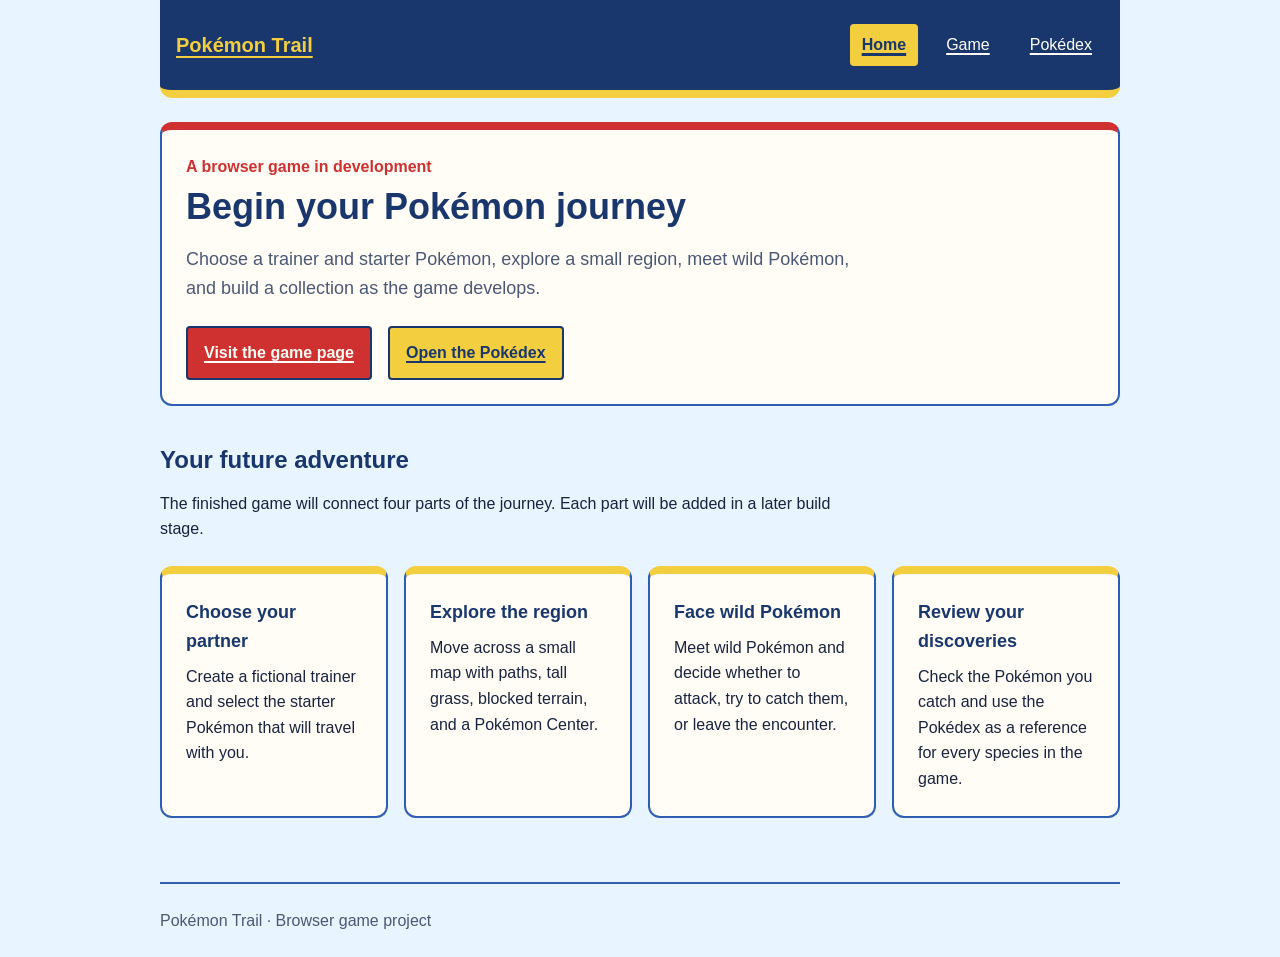
<file: index.html>
<!doctype html>
<html lang="en">
  <head>
    <meta charset="utf-8">
    <meta name="viewport" content="width=device-width, initial-scale=1">
    <title>Pokémon Trail</title>
    <link rel="stylesheet" href="styles.css">
  </head>
  <body>
    <header class="site-header">
      <p class="site-name"><a href="index.html">Pokémon Trail</a></p>

      <nav aria-label="Primary navigation">
        <ul class="nav-list">
          <li><a href="index.html" aria-current="page">Home</a></li>
          <li><a href="game.html">Game</a></li>
          <li><a href="pokedex.html">Pokédex</a></li>
        </ul>
      </nav>
    </header>

    <main>
      <section class="hero">
        <p class="section-label">A browser game in development</p>
        <h1>Begin your Pokémon journey</h1>
        <p class="introduction">
          Choose a trainer and starter Pokémon, explore a small region, meet wild
          Pokémon, and build a collection as the game develops.
        </p>

        <ul class="action-list">
          <li><a class="action-link primary-action" href="game.html">Visit the game page</a></li>
          <li><a class="action-link secondary-action" href="pokedex.html">Open the Pokédex</a></li>
        </ul>
      </section>

      <section class="feature-overview">
        <h2>Your future adventure</h2>
        <p>
          The finished game will connect four parts of the journey. Each part will
          be added in a later build stage.
        </p>

        <div class="feature-list">
          <article class="feature-card">
            <h3>Choose your partner</h3>
            <p>Create a fictional trainer and select the starter Pokémon that will travel with you.</p>
          </article>

          <article class="feature-card">
            <h3>Explore the region</h3>
            <p>Move across a small map with paths, tall grass, blocked terrain, and a Pokémon Center.</p>
          </article>

          <article class="feature-card">
            <h3>Face wild Pokémon</h3>
            <p>Meet wild Pokémon and decide whether to attack, try to catch them, or leave the encounter.</p>
          </article>

          <article class="feature-card">
            <h3>Review your discoveries</h3>
            <p>Check the Pokémon you catch and use the Pokédex as a reference for every species in the game.</p>
          </article>
        </div>
      </section>
    </main>

    <footer>
      <p>Pokémon Trail · Browser game project</p>
    </footer>
  </body>
</html>
</file>
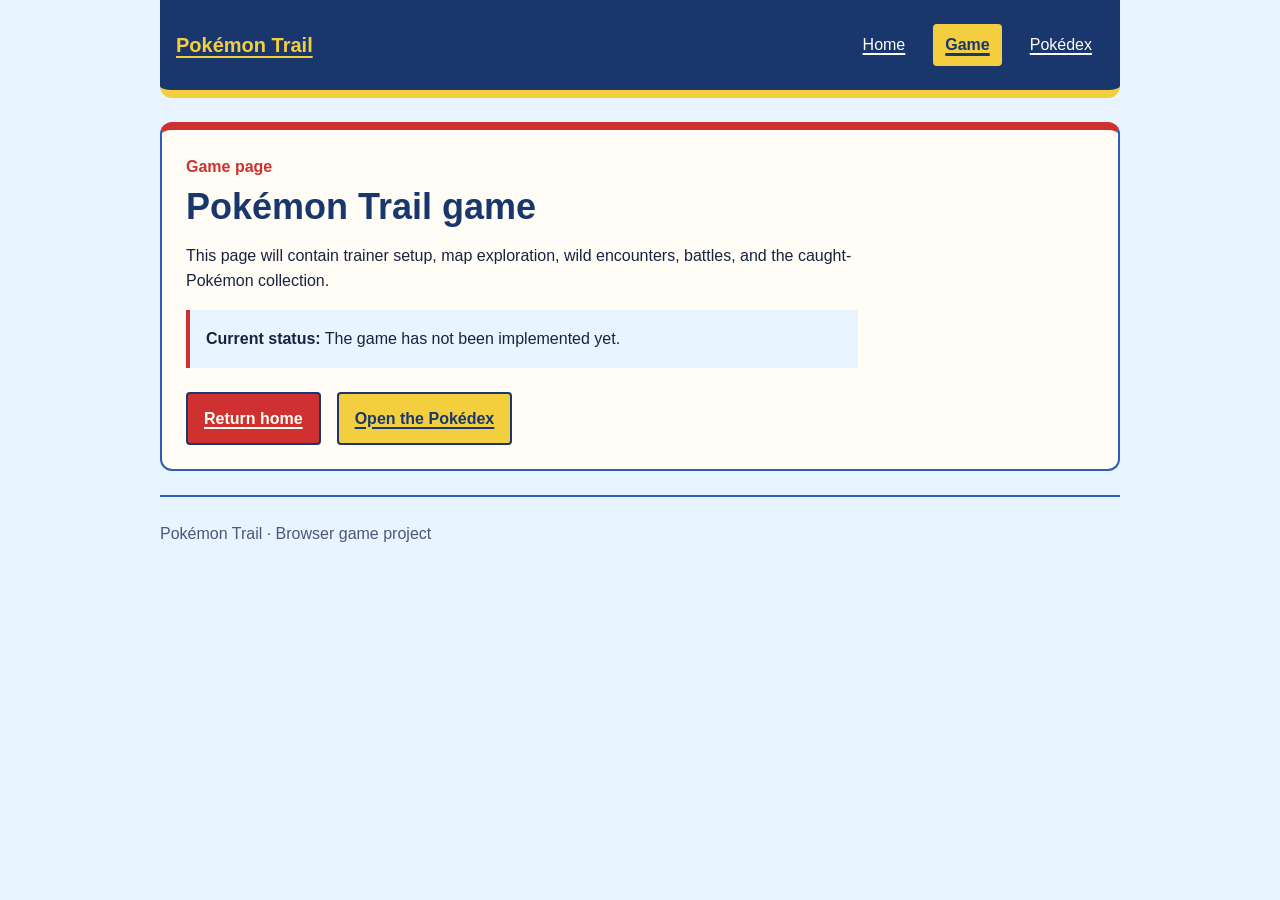
<file: game.html>
<!doctype html>
<html lang="en">
  <head>
    <meta charset="utf-8">
    <meta name="viewport" content="width=device-width, initial-scale=1">
    <title>Game · Pokémon Trail</title>
    <link rel="stylesheet" href="styles.css">
  </head>
  <body>
    <header class="site-header">
      <p class="site-name"><a href="index.html">Pokémon Trail</a></p>

      <nav aria-label="Primary navigation">
        <ul class="nav-list">
          <li><a href="index.html">Home</a></li>
          <li><a href="game.html" aria-current="page">Game</a></li>
          <li><a href="pokedex.html">Pokédex</a></li>
        </ul>
      </nav>
    </header>

    <main>
      <section class="placeholder-page">
        <p class="section-label">Game page</p>
        <h1>Pokémon Trail game</h1>
        <p>
          This page will contain trainer setup, map exploration, wild encounters,
          battles, and the caught-Pokémon collection.
        </p>
        <p class="placeholder-status"><strong>Current status:</strong> The game has not been implemented yet.</p>

        <ul class="action-list">
          <li><a class="action-link primary-action" href="index.html">Return home</a></li>
          <li><a class="action-link secondary-action" href="pokedex.html">Open the Pokédex</a></li>
        </ul>
      </section>
    </main>

    <footer>
      <p>Pokémon Trail · Browser game project</p>
    </footer>
  </body>
</html>
</file>
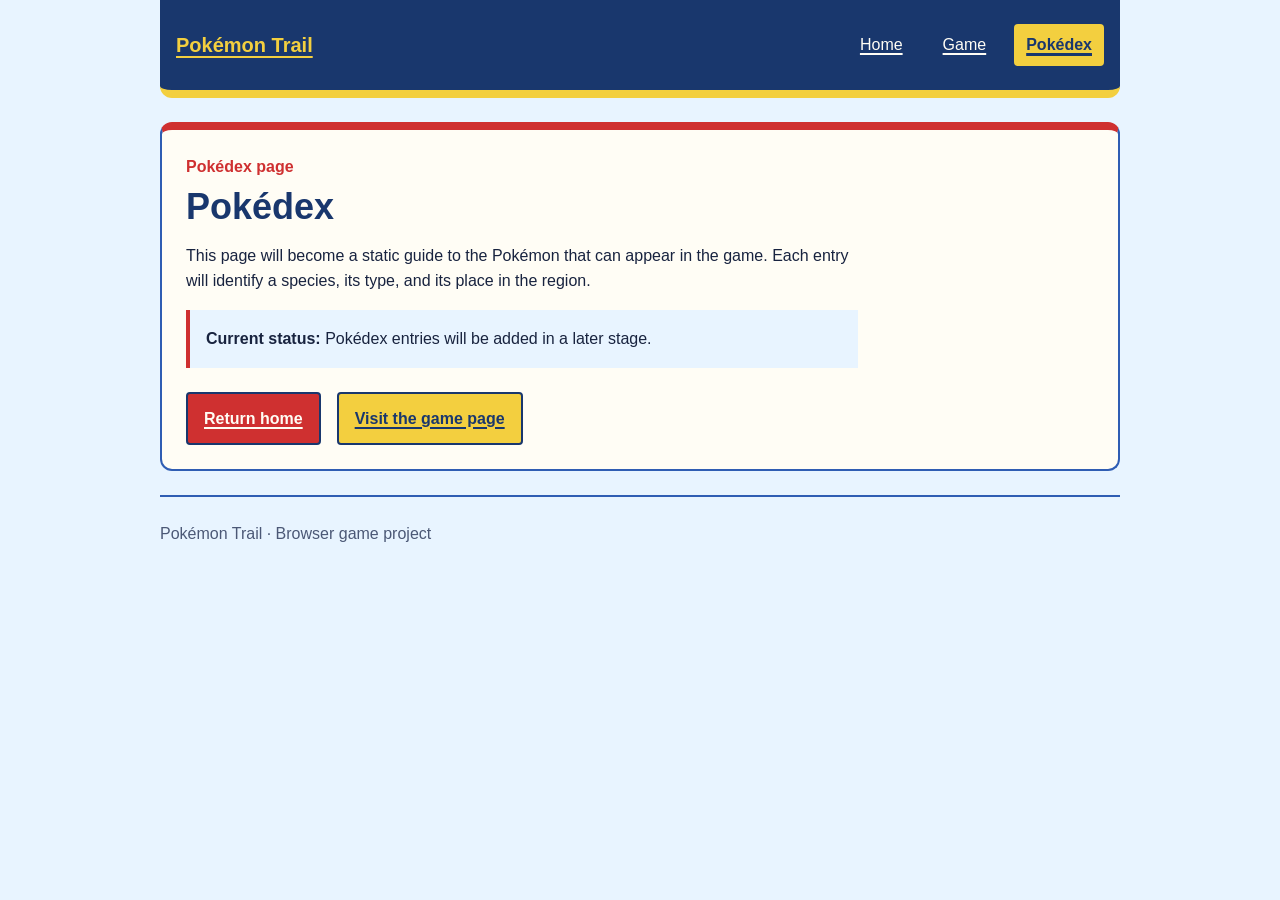
<file: pokedex.html>
<!doctype html>
<html lang="en">
  <head>
    <meta charset="utf-8">
    <meta name="viewport" content="width=device-width, initial-scale=1">
    <title>Pokédex · Pokémon Trail</title>
    <link rel="stylesheet" href="styles.css">
  </head>
  <body>
    <header class="site-header">
      <p class="site-name"><a href="index.html">Pokémon Trail</a></p>

      <nav aria-label="Primary navigation">
        <ul class="nav-list">
          <li><a href="index.html">Home</a></li>
          <li><a href="game.html">Game</a></li>
          <li><a href="pokedex.html" aria-current="page">Pokédex</a></li>
        </ul>
      </nav>
    </header>

    <main>
      <section class="placeholder-page">
        <p class="section-label">Pokédex page</p>
        <h1>Pokédex</h1>
        <p>
          This page will become a static guide to the Pokémon that can appear in
          the game. Each entry will identify a species, its type, and its place in
          the region.
        </p>
        <p class="placeholder-status"><strong>Current status:</strong> Pokédex entries will be added in a later stage.</p>

        <ul class="action-list">
          <li><a class="action-link primary-action" href="index.html">Return home</a></li>
          <li><a class="action-link secondary-action" href="game.html">Visit the game page</a></li>
        </ul>
      </section>
    </main>

    <footer>
      <p>Pokémon Trail · Browser game project</p>
    </footer>
  </body>
</html>
</file>
<file: styles.css>
:root {
  --color-page: #e8f4ff;
  --color-surface: #fffdf5;
  --color-text: #18233f;
  --color-muted: #4b5876;
  --color-brand: #2f5db3;
  --color-brand-strong: #19376d;
  --color-accent: #cf3030;
  --color-highlight: #f3cf3f;
  --color-focus: #762a80;

  --space-xs: 0.5rem;
  --space-sm: 0.75rem;
  --space-md: 1rem;
  --space-lg: 1.5rem;
  --space-xl: 2.5rem;

  --radius-small: 0.25rem;
  --radius-card: 0.75rem;
}

* {
  box-sizing: border-box;
}

body {
  margin: 0;
  color: var(--color-text);
  background-color: var(--color-page);
  font-family: "Trebuchet MS", Arial, sans-serif;
  line-height: 1.6;
}

header,
main,
footer {
  width: 90%;
  max-width: 60rem;
  margin-inline: auto;
}

.site-header {
  display: flex;
  flex-direction: column;
  flex-wrap: wrap;
  gap: var(--space-md);
  align-items: flex-start;
  justify-content: flex-start;
  border-bottom: 0.5rem solid var(--color-highlight);
  border-radius: 0 0 var(--radius-card) var(--radius-card);
  background-color: var(--color-brand-strong);
  padding-block: var(--space-lg);
  padding-inline: var(--space-md);
}

.site-name {
  margin: 0;
  font-size: 1.25rem;
  font-weight: bold;
}

.site-name a {
  color: var(--color-highlight);
}

.nav-list,
.action-list {
  display: flex;
  flex-wrap: wrap;
  gap: var(--space-md);
  margin: 0;
  padding: 0;
  list-style: none;
}

.nav-list a {
  display: inline-block;
  color: var(--color-surface);
  padding-block: var(--space-xs);
  padding-inline: var(--space-sm);
}

a {
  color: var(--color-brand-strong);
  text-decoration-line: underline;
  text-decoration-thickness: 0.1em;
  text-underline-offset: 0.2em;
}

a:hover {
  text-decoration-thickness: 0.2em;
}

a:focus-visible {
  border-radius: var(--radius-small);
  outline: 3px solid var(--color-focus);
  outline-offset: 3px;
}

.site-header a:focus-visible {
  outline: 3px solid var(--color-highlight);
}

.nav-list a[aria-current="page"] {
  border-radius: var(--radius-small);
  color: var(--color-brand-strong);
  background-color: var(--color-highlight);
  font-weight: bold;
  text-decoration-thickness: 0.2em;
}

main {
  padding-block: var(--space-lg);
}

.hero,
.placeholder-page {
  border: 2px solid var(--color-brand);
  border-top: 0.5rem solid var(--color-accent);
  border-radius: var(--radius-card);
  background-color: var(--color-surface);
  padding: var(--space-lg);
}

.section-label {
  margin-block: 0 var(--space-xs);
  color: var(--color-accent);
  font-weight: bold;
}

h1,
h2,
h3 {
  color: var(--color-brand-strong);
}

h1 {
  margin-block: 0 var(--space-sm);
  font-size: 2.25rem;
  line-height: 1.1;
}

h2 {
  margin-block: 0 var(--space-md);
  font-size: 1.5rem;
  line-height: 1.2;
}

h3 {
  margin-block: 0 var(--space-xs);
  font-size: 1.125rem;
}

.introduction,
.feature-overview > p,
.placeholder-page > p {
  max-width: 42rem;
}

.introduction {
  color: var(--color-muted);
  font-size: 1.125rem;
}

.action-list {
  margin-block-start: var(--space-lg);
  align-items: flex-start;
}

.action-link {
  display: inline-block;
  border: 2px solid var(--color-brand-strong);
  border-radius: var(--radius-small);
  padding-block: var(--space-sm);
  padding-inline: var(--space-md);
  font-weight: bold;
}

.primary-action {
  color: var(--color-surface);
  background-color: var(--color-accent);
}

.secondary-action {
  color: var(--color-brand-strong);
  background-color: var(--color-highlight);
}

.feature-overview {
  margin-block: var(--space-xl);
}

.feature-list {
  display: flex;
  flex-wrap: wrap;
  gap: var(--space-md);
  margin-block-start: var(--space-lg);
}

.feature-card {
  flex-basis: 100%;
  flex-grow: 1;
  flex-shrink: 1;
  margin: 0;
  border: 2px solid var(--color-brand);
  border-top: 0.5rem solid var(--color-highlight);
  border-radius: var(--radius-card);
  background-color: var(--color-surface);
  padding: var(--space-lg);
}

.feature-card p {
  margin-block: var(--space-xs) 0;
}

.placeholder-status {
  border-left: 0.25rem solid var(--color-accent);
  background-color: var(--color-page);
  padding: var(--space-md);
}

footer {
  border-top: 2px solid var(--color-brand);
  padding-block: var(--space-lg);
  color: var(--color-muted);
}

footer p {
  margin: 0;
}

/* The header and feature cards now have room for a wider arrangement. */
@media (min-width: 48rem) {
  .site-header {
    flex-direction: row;
    align-items: center;
    justify-content: space-between;
  }

  .feature-card {
    flex-basis: 13rem;
  }
}
</file>
